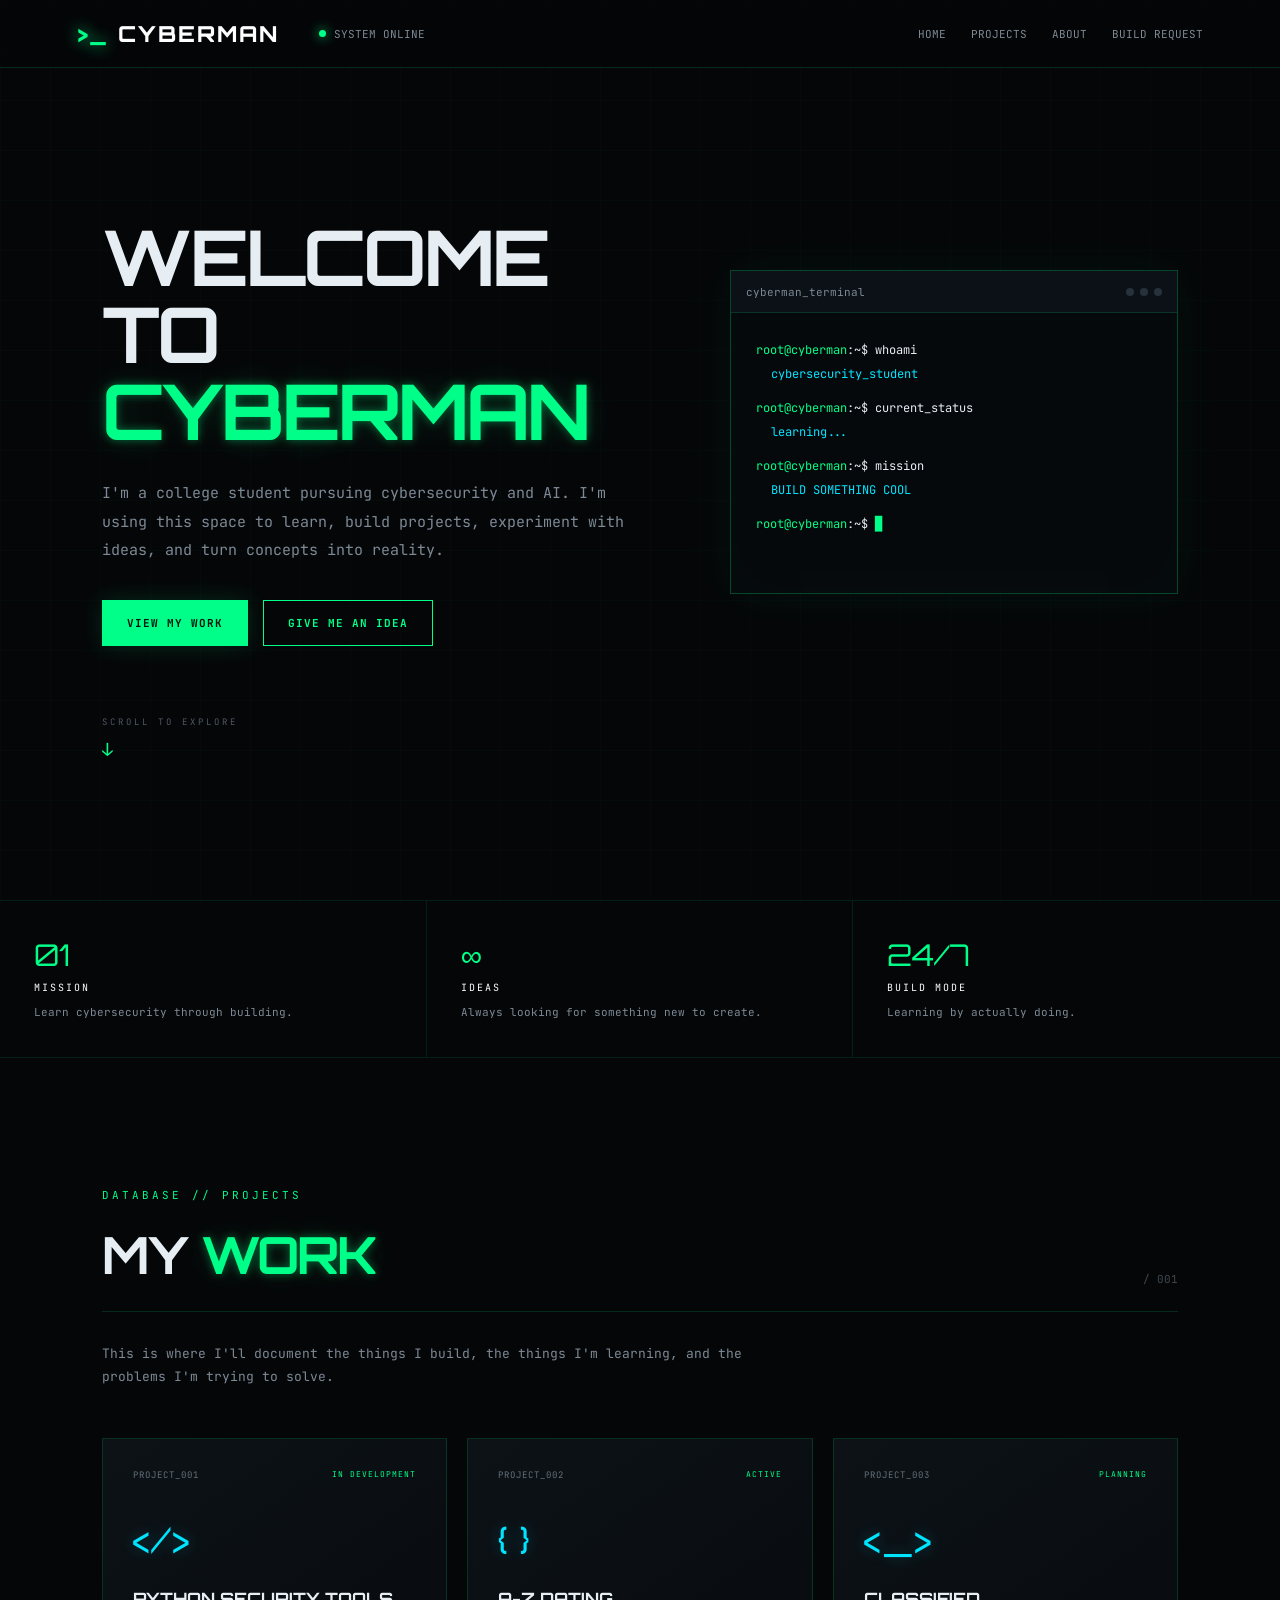
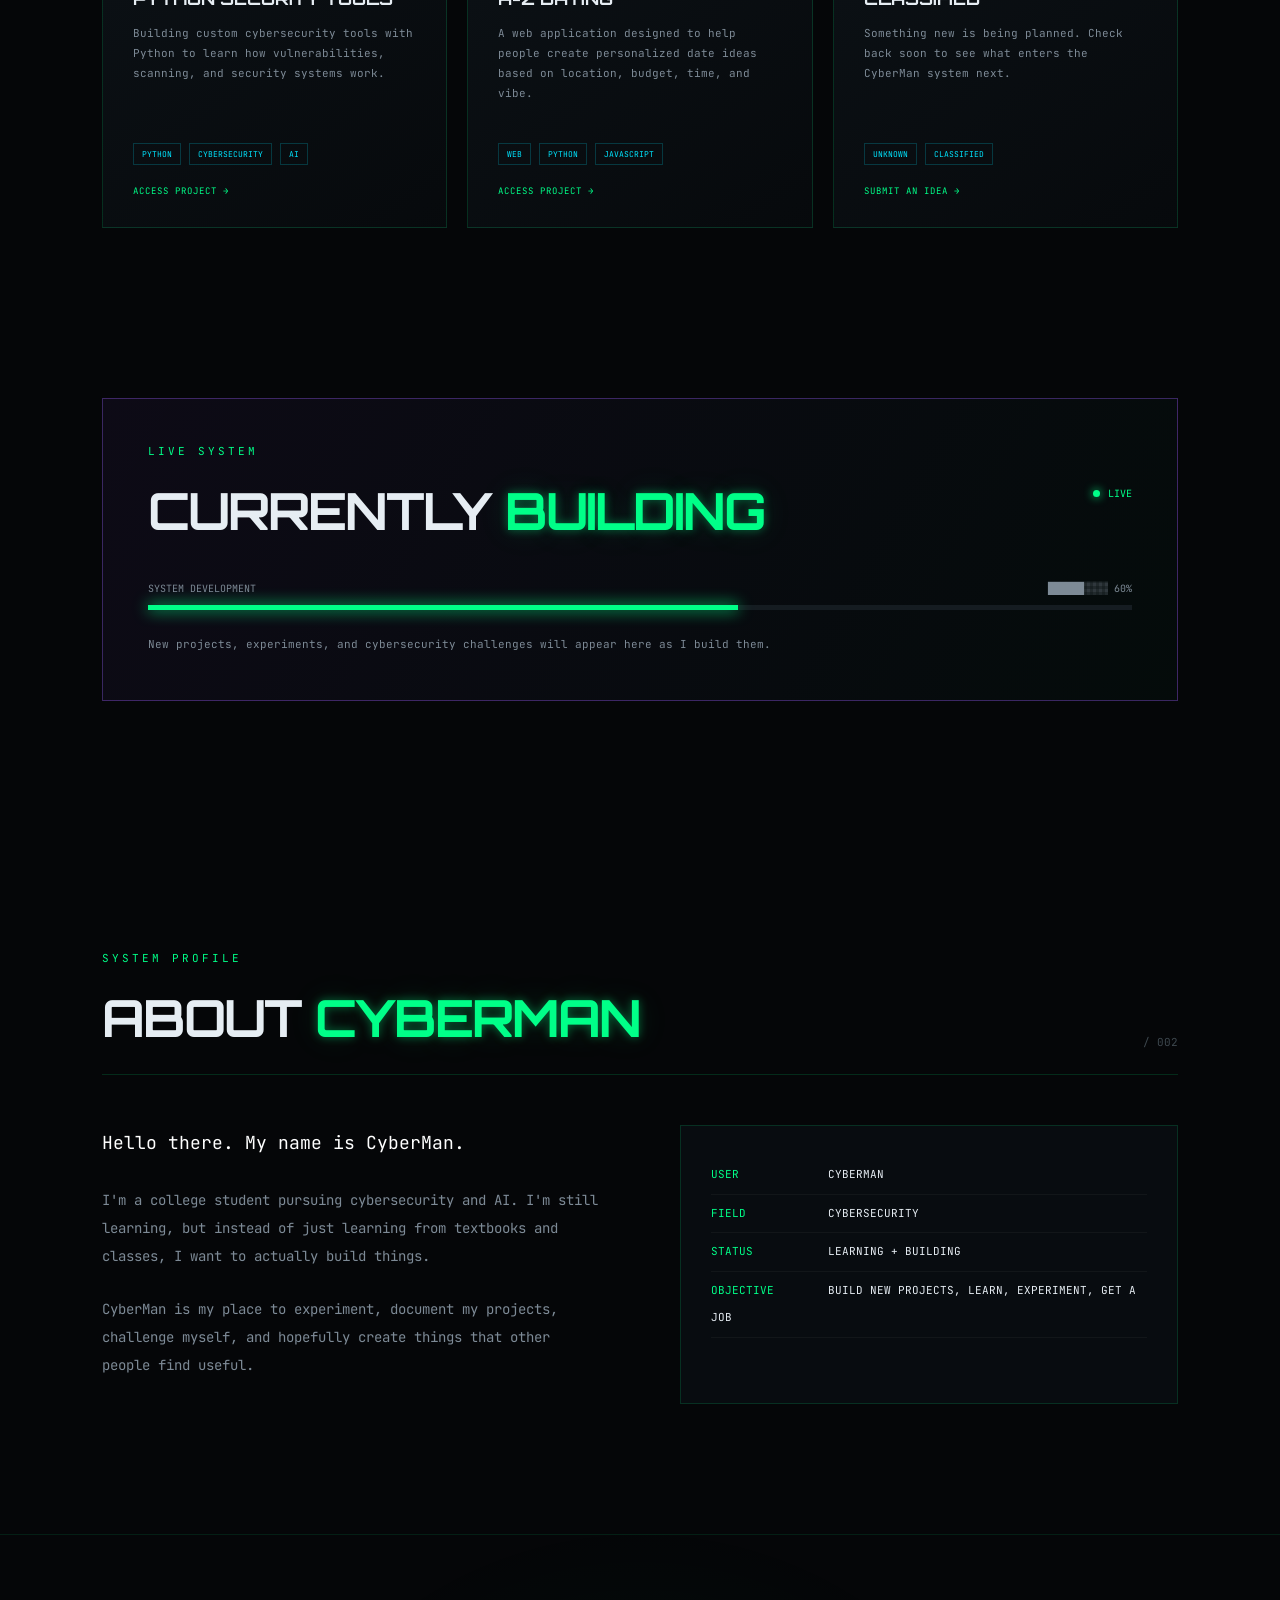
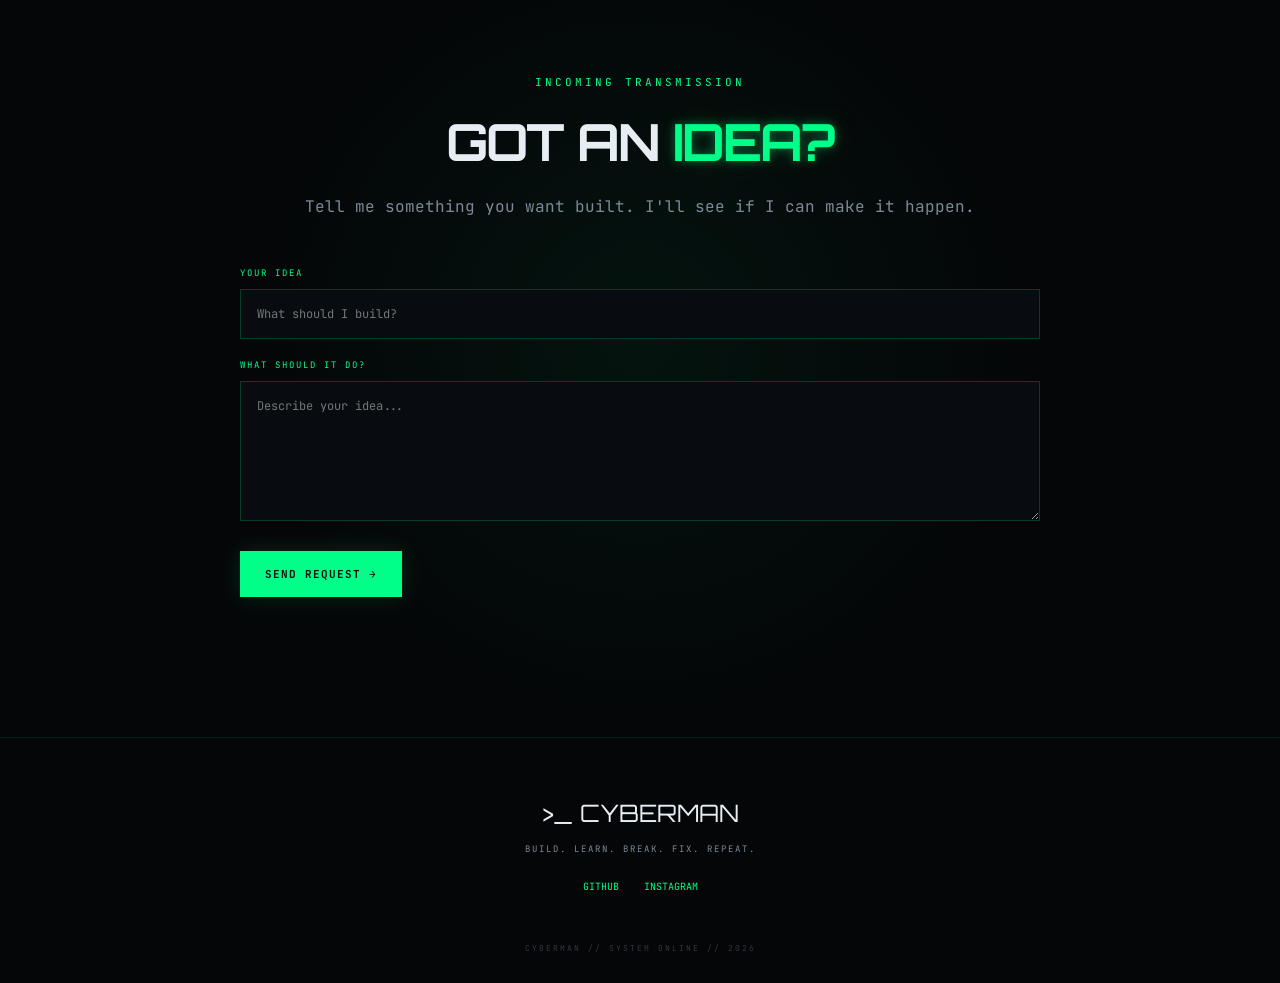
<file: index.html>
<!DOCTYPE html>
<html lang="en">
<head>
    <meta charset="UTF-8">
    <meta name="viewport" content="width=device-width, initial-scale=1.0">

    <title>CYBERMAN // Digital Operations</title>

    <link rel="stylesheet" href="static/style.css">
</head>

<body>

    <!-- Background effects -->
    <div class="grid"></div>
    <div class="scanlines"></div>

    <!-- Navigation -->
    <header>
        <div class="logo">
            <span>&gt;_</span> CYBERMAN
        </div>

        <div class="system-status">
            <span class="status-dot"></span>
            SYSTEM ONLINE
        </div>

        <nav>
            <a href="#home">HOME</a>
            <a href="#projects">PROJECTS</a>
            <a href="#about">ABOUT</a>
            <a href="#request">BUILD REQUEST</a>
        </nav>
    </header>


    <!-- Hero -->
    <main>

        <section id="home" class="hero">
            <div class="hero-content">

                <div class="hero-text">

                    <h1>
                        WELCOME TO
                        <span>CYBERMAN</span>
                    </h1>

                    <p class="hero-description">
                        I'm a college student pursuing cybersecurity and AI.
                        I'm using this space to learn, build projects,
                        experiment with ideas, and turn concepts into reality.
                    </p>

                    <div class="buttons">
                        <a href="#projects" class="button primary">
                            VIEW MY WORK
                        </a>

                        <a href="#request" class="button secondary">
                            GIVE ME AN IDEA
                        </a>
                    </div>

                </div>

                <!-- Fake terminal -->
                <div class="terminal">

                    <div class="terminal-header">
                        <span class="terminal-title">cyberman_terminal</span>

                        <div class="terminal-controls">
                            <span></span>
                            <span></span>
                            <span></span>
                        </div>
                    </div>

                    <div class="terminal-body">

                        <p>
                            <span class="green">root@cyberman</span>:~$
                            whoami
                        </p>

                        <p class="terminal-output">
                            cybersecurity_student
                        </p>

                        <p>
                            <span class="green">root@cyberman</span>:~$
                            current_status
                        </p>

                        <p class="terminal-output">
                            learning...
                        </p>

                        <p>
                            <span class="green">root@cyberman</span>:~$
                            mission
                        </p>

                        <p class="terminal-output">
                            BUILD SOMETHING COOL
                        </p>

                        <p>
                            <span class="green">root@cyberman</span>:~$
                            <span class="cursor">█</span>
                        </p>

                    </div>

                </div>

            </div>

            <div class="scroll-indicator">
                SCROLL TO EXPLORE
                <span>↓</span>
            </div>

        </section>


        <!-- Stats -->
        <section class="stats">

            <div class="stat">
                <span class="stat-number">01</span>
                <span class="stat-label">MISSION</span>
                <p>Learn cybersecurity through building.</p>
            </div>

            <div class="stat">
                <span class="stat-number">∞</span>
                <span class="stat-label">IDEAS</span>
                <p>Always looking for something new to create.</p>
            </div>

            <div class="stat">
                <span class="stat-number">24/7</span>
                <span class="stat-label">BUILD MODE</span>
                <p>Learning by actually doing.</p>
            </div>

        </section>


        <!-- Projects -->
        <section id="projects" class="section">

            <div class="section-heading">

                <div>
                    <p class="small-label">DATABASE // PROJECTS</p>

                    <h2>MY <span>WORK</span></h2>
                </div>

                <p class="section-number">/ 001</p>

            </div>

            <p class="section-intro">
                This is where I'll document the things I build,
                the things I'm learning, and the problems I'm trying to solve.
            </p>


            <div class="projects-grid">

                <!-- Project 1 -->
                <article class="project-card">

                    <div class="project-top">
                        <span class="project-id">PROJECT_001</span>
                        <span class="project-status">IN DEVELOPMENT</span>
                    </div>

                    <div class="project-icon">
                        &lt;/&gt;
                    </div>

                    <h3>PYTHON SECURITY TOOLS</h3>

                    <p>
                        Building custom cybersecurity tools with Python
                        to learn how vulnerabilities, scanning, and
                        security systems work.
                    </p>

                    <div class="tags">
                        <span>PYTHON</span>
                        <span>CYBERSECURITY</span>
                        <span>AI</span>
                    </div>

                    <a href="#" class="project-link">
                        ACCESS PROJECT →
                    </a>

                </article>


                <!-- Project 2 -->
                <article class="project-card">

                    <div class="project-top">
                        <span class="project-id">PROJECT_002</span>
                        <span class="project-status">ACTIVE</span>
                    </div>

                    <div class="project-icon">
                        { }
                    </div>

                    <h3>A-Z DATING</h3>

                    <p>
                        A web application designed to help people
                        create personalized date ideas based on
                        location, budget, time, and vibe.
                    </p>

                    <div class="tags">
                        <span>WEB</span>
                        <span>PYTHON</span>
                        <span>JAVASCRIPT</span>
                    </div>

                    <a href="#" class="project-link">
                        ACCESS PROJECT →
                    </a>

                </article>


                <!-- Project 3 -->
                <article class="project-card">

                    <div class="project-top">
                        <span class="project-id">PROJECT_003</span>
                        <span class="project-status">PLANNING</span>
                    </div>

                    <div class="project-icon">
                        &lt;_&gt;
                    </div>

                    <h3>CLASSIFIED</h3>

                    <p>
                        Something new is being planned.
                        Check back soon to see what enters
                        the CyberMan system next.
                    </p>

                    <div class="tags">
                        <span>UNKNOWN</span>
                        <span>CLASSIFIED</span>
                    </div>

                    <a href="#request" class="project-link">
                        SUBMIT AN IDEA →
                    </a>

                </article>

            </div>

        </section>


        <!-- Currently Building -->
        <section class="building">

            <div class="building-box">

                <div class="building-header">

                    <div>
                        <p class="small-label">LIVE SYSTEM</p>
                        <h2>CURRENTLY <span>BUILDING</span></h2>
                    </div>

                    <div class="live">
                        <span></span>
                        LIVE
                    </div>

                </div>

                <div class="progress-info">
                    <span>SYSTEM DEVELOPMENT</span>
                    <span>██████░░░░ 60%</span>
                </div>

                <div class="progress-bar">
                    <div></div>
                </div>

                <p>
                    New projects, experiments, and cybersecurity
                    challenges will appear here as I build them.
                </p>

            </div>

        </section>


        <!-- About -->
        <section id="about" class="section about">

            <div class="section-heading">

                <div>
                    <p class="small-label">SYSTEM PROFILE</p>
                    <h2>ABOUT <span>CYBERMAN</span></h2>
                </div>

                <p class="section-number">/ 002</p>

            </div>

            <div class="about-grid">

                <div class="about-text">

                    <p>
                        Hello there. My name is CyberMan.
                    </p>

                    <p>
                        I'm a college student pursuing cybersecurity
                        and AI. I'm still learning, but instead of
                        just learning from textbooks and classes,
                        I want to actually build things.
                    </p>

                    <p>
                        CyberMan is my place to experiment, document
                        my projects, challenge myself, and hopefully
                        create things that other people find useful.
                    </p>

                </div>

                <div class="profile-terminal">

                    <p>
                        <span class="green">USER</span>
                        CYBERMAN
                    </p>

                    <p>
                        <span class="green">FIELD</span>
                        CYBERSECURITY
                    </p>

                    <p>
                        <span class="green">STATUS</span>
                        LEARNING + BUILDING
                    </p>
                    <p>
                        <span class="green">OBJECTIVE</span>
                        BUILD NEW PROJECTS, LEARN, EXPERIMENT, GET A JOB
                    </p>

                </div>

            </div>

        </section>


        <!-- Build Request -->
        <section id="request" class="request-section">

            <div class="request-content">

                <p class="small-label">INCOMING TRANSMISSION</p>

                <h2>
                    GOT AN <span>IDEA?</span>
                </h2>

                <p>
                    Tell me something you want built.
                    I'll see if I can make it happen.
                </p>

                <form id="request-form" action="/submit-request" method="POST">

                    <label for="idea">YOUR IDEA</label>

                    <input
                        type="text"
                        id="idea"
                        name="idea"
                        placeholder="What should I build?"
                        required
                    >

                    <label for="description">WHAT SHOULD IT DO?</label>

                    <textarea
                        id="description"
                        name="description"
                        placeholder="Describe your idea..."
                    ></textarea>

                    <button type="submit" class="button primary">
                        SEND REQUEST →
                    </button>

                </form>

            </div>

        </section>

    </main>


    <!-- Footer -->
    <footer>

        <div class="footer-logo">
            &gt;_ CYBERMAN
        </div>

        <p>
            BUILD. LEARN. BREAK. FIX. REPEAT.
        </p>

        <div class="footer-links">
            <a href="https://github.com/CyberMan940" target="_blank" rel="noopener noreferrer">GITHUB</a>
            <a href="https://www.instagram.com/cyberman940" target="_blank" rel="noopener noreferrer">INSTAGRAM</a>
        </div>

        <div class="footer-bottom">
            CYBERMAN // SYSTEM ONLINE // 2026
        </div>

    </footer>

    <script src="static/site.js"></script>

</body>
</html>
</file>
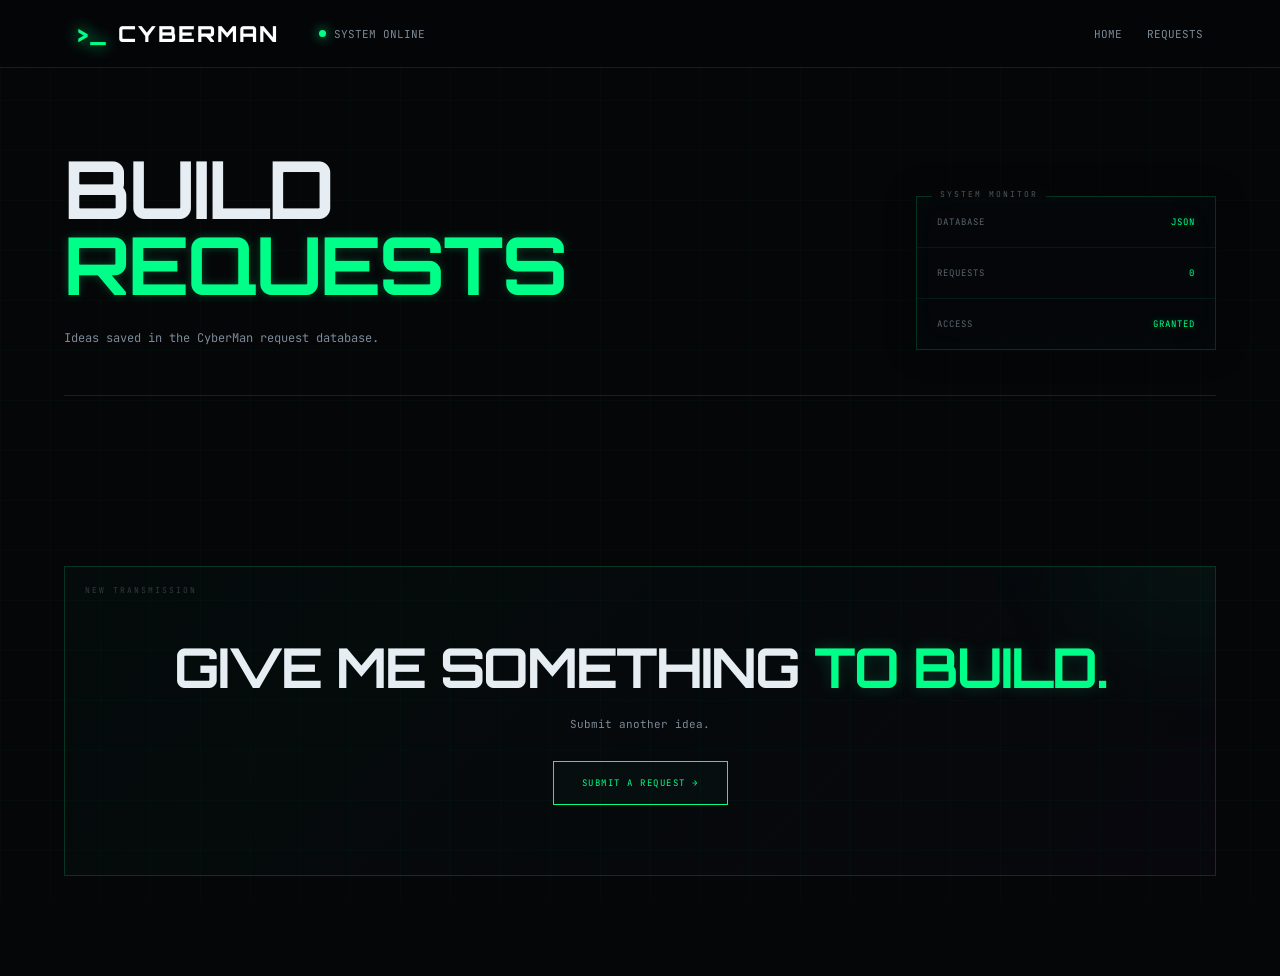
<file: requests.html>
<!DOCTYPE html>
<html lang="en">
<head>
    <meta charset="UTF-8">
    <meta name="viewport" content="width=device-width, initial-scale=1.0">
    <title>Build Requests // CYBERMAN</title>
    <link rel="stylesheet" href="static/style.css">
</head>
<body>
    <div class="grid"></div>
    <div class="scanlines"></div>

    <header>
        <div class="logo"><span>&gt;_</span> CYBERMAN</div>
        <div class="system-status"><span class="status-dot"></span>SYSTEM ONLINE</div>
        <nav>
            <a href="index.html">HOME</a>
            <a href="requests.html">REQUESTS</a>
        </nav>
    </header>

    <main class="requests-page">
        <section class="requests-header">
            <div>
                <h1>BUILD <span>REQUESTS</span></h1>
                <p class="intro">Ideas saved in the CyberMan request database.</p>
            </div>
            <div class="database-status">
                <div class="status-line"><span>DATABASE</span><strong>JSON</strong></div>
                <div class="status-line"><span>REQUESTS</span><strong id="github-request-count">0</strong></div>
                <div class="status-line"><span>ACCESS</span><strong>GRANTED</strong></div>
            </div>
        </section>

        <section id="github-request-list" class="request-list"></section>

        <section class="submit-section">
            <h2>GIVE ME SOMETHING <span>TO BUILD.</span></h2>
            <p>Submit another idea.</p>
            <a href="index.html#request" class="cyber-button">SUBMIT A REQUEST →</a>
        </section>
    </main>

    <script src="static/site.js"></script>
</body>
</html>
</file>
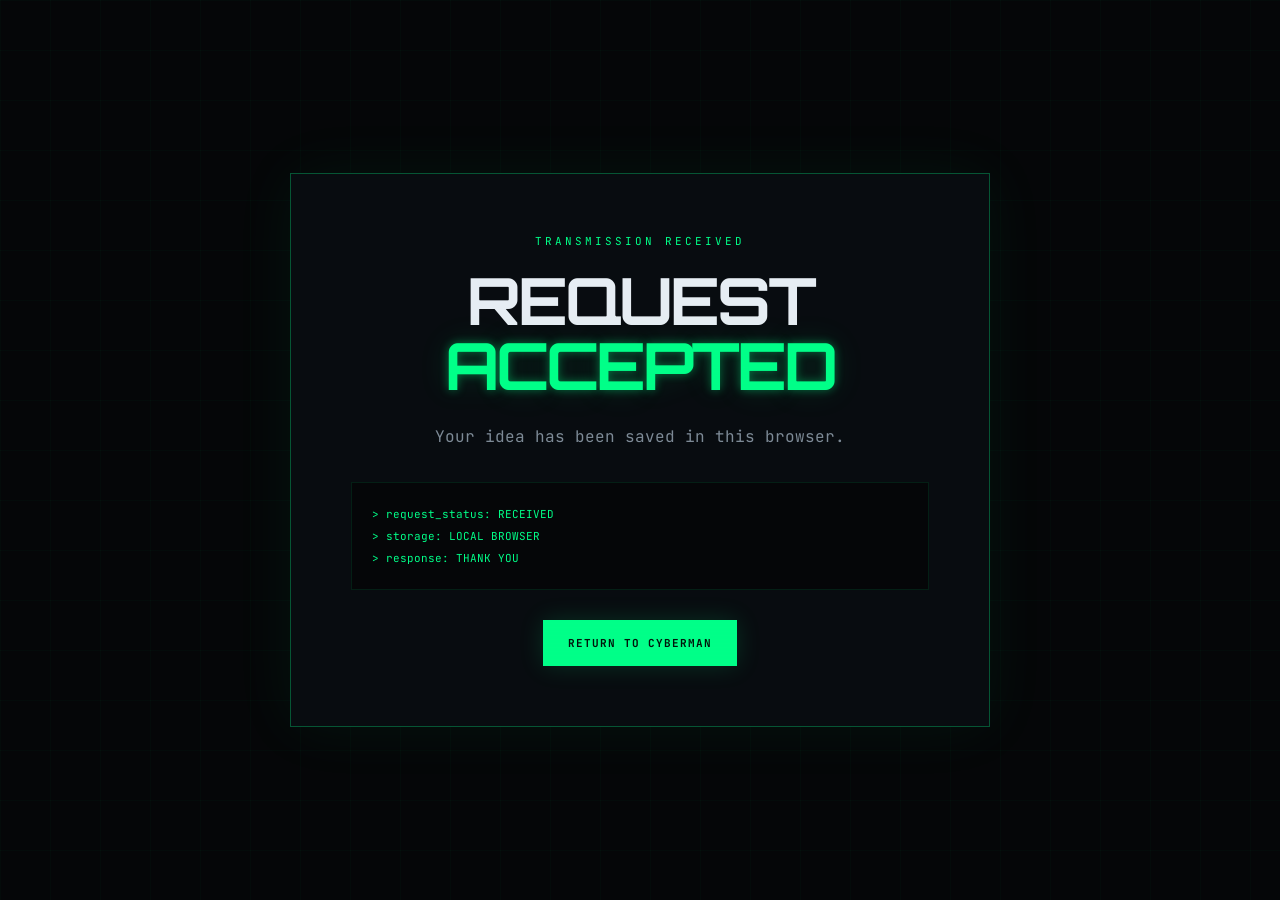
<file: success.html>
<!DOCTYPE html>
<html lang="en">
<head>
    <meta charset="UTF-8">
    <meta name="viewport" content="width=device-width, initial-scale=1.0">
    <title>Request Received // CYBERMAN</title>
    <link rel="stylesheet" href="static/style.css">
</head>
<body>
    <div class="grid"></div>
    <div class="scanlines"></div>
    <main class="success-page">
        <div class="success-box">
            <p class="small-label">TRANSMISSION RECEIVED</p>
            <h1>REQUEST <span>ACCEPTED</span></h1>
            <p>Your idea has been saved in this browser.</p>
            <p class="success-terminal">&gt; request_status: RECEIVED<br>&gt; storage: LOCAL BROWSER<br>&gt; response: THANK YOU</p>
            <a href="index.html" class="button primary">RETURN TO CYBERMAN</a>
        </div>
    </main>
</body>
</html>
</file>
<file: static/style.css>
@import url('https://fonts.googleapis.com/css2?family=JetBrains+Mono:wght@400;500;600;700&family=Orbitron:wght@500;600;700;800&display=swap');


:root {
    --background: #050608;
    --background-light: #0a0d11;
    --panel: #0b0f14;

    --green: #00ff88;
    --cyan: #00e5ff;
    --purple: #9b5cff;

    --text: #e6edf3;
    --muted: #7d8a96;

    --border: rgba(0, 255, 136, 0.25);
}


* {
    margin: 0;
    padding: 0;
    box-sizing: border-box;
}


html {
    scroll-behavior: smooth;
}


body {
    background: var(--background);
    color: var(--text);

    font-family: "JetBrains Mono", monospace;

    overflow-x: hidden;
}


/* =========================================
   BACKGROUND
   ========================================= */

.grid {
    position: fixed;

    inset: 0;

    background-image:
        linear-gradient(rgba(0, 255, 136, 0.025) 1px, transparent 1px),
        linear-gradient(90deg, rgba(0, 255, 136, 0.025) 1px, transparent 1px);

    background-size: 50px 50px;

    pointer-events: none;

    z-index: -3;
}


.scanlines {
    position: fixed;

    inset: 0;

    background: repeating-linear-gradient(
        to bottom,
        transparent 0px,
        transparent 3px,
        rgba(255, 255, 255, 0.012) 4px
    );

    pointer-events: none;

    z-index: 100;
}


/* =========================================
   HEADER
   ========================================= */

header {
    position: fixed;

    top: 0;
    left: 0;

    width: 100%;

    padding: 20px 6%;

    display: flex;

    align-items: center;

    gap: 40px;

    background: rgba(5, 6, 8, 0.85);

    border-bottom: 1px solid rgba(0, 255, 136, 0.15);

    backdrop-filter: blur(15px);

    z-index: 50;
}


.logo {
    font-family: "Orbitron", sans-serif;

    font-size: 22px;

    font-weight: 800;

    letter-spacing: 2px;

    color: white;
}


.logo span {
    color: var(--green);

    text-shadow: 0 0 15px var(--green);
}


.system-status {
    display: flex;

    align-items: center;

    gap: 8px;

    font-size: 11px;

    color: var(--muted);

    margin-right: auto;
}


.status-dot {
    width: 7px;
    height: 7px;

    border-radius: 50%;

    background: var(--green);

    box-shadow: 0 0 12px var(--green);
}


nav {
    display: flex;

    gap: 25px;
}


nav a {
    color: var(--muted);

    text-decoration: none;

    font-size: 11px;

    transition: 0.3s;
}


nav a:hover {
    color: var(--green);

    text-shadow: 0 0 10px var(--green);
}


/* =========================================
   HERO
   ========================================= */

.hero {
    min-height: 100vh;

    padding: 160px 8% 80px;

    display: flex;

    flex-direction: column;

    justify-content: center;
}


.green {
    color: var(--green);
}


.purple {
    color: var(--purple);
}


.hero-content {
    display: grid;

    grid-template-columns: 1.1fr 0.9fr;

    gap: 80px;

    align-items: center;
}


.small-label {
    color: var(--green);

    font-size: 11px;

    letter-spacing: 3px;

    margin-bottom: 20px;
}


h1 {
    font-family: "Orbitron", sans-serif;

    font-size: clamp(45px, 6vw, 85px);

    line-height: 1;

    margin-bottom: 30px;

    letter-spacing: -3px;
}


h1 span,
h2 span {
    color: var(--green);

    text-shadow:
        0 0 10px rgba(0, 255, 136, 0.4),
        0 0 30px rgba(0, 255, 136, 0.15);
}


.hero-description {
    max-width: 650px;

    color: var(--muted);

    line-height: 1.9;

    font-size: 15px;

    margin-bottom: 35px;
}


.buttons {
    display: flex;

    gap: 15px;

    flex-wrap: wrap;
}


.button {
    display: inline-block;

    padding: 15px 24px;

    border: 1px solid var(--green);

    text-decoration: none;

    font-family: inherit;

    font-size: 11px;

    font-weight: 700;

    letter-spacing: 1px;

    cursor: pointer;

    transition: 0.3s;
}


.primary {
    color: #00150b;

    background: var(--green);

    box-shadow: 0 0 25px rgba(0, 255, 136, 0.15);
}


.primary:hover {
    background: transparent;

    color: var(--green);

    box-shadow: 0 0 30px rgba(0, 255, 136, 0.3);
}


.secondary {
    color: var(--green);

    background: transparent;
}


.secondary:hover {
    background: rgba(0, 255, 136, 0.08);
}


/* =========================================
   TERMINAL
   ========================================= */

.terminal {
    border: 1px solid var(--border);

    background: rgba(7, 11, 14, 0.9);

    box-shadow:
        0 0 50px rgba(0, 255, 136, 0.05),
        inset 0 0 50px rgba(0, 255, 136, 0.02);
}


.terminal-header {
    height: 42px;

    padding: 0 15px;

    display: flex;

    align-items: center;

    justify-content: space-between;

    border-bottom: 1px solid rgba(0, 255, 136, 0.15);

    background: #0c1117;
}


.terminal-title {
    font-size: 11px;

    color: var(--muted);
}


.terminal-controls {
    display: flex;

    gap: 6px;
}


.terminal-controls span {
    width: 8px;
    height: 8px;

    border-radius: 50%;

    background: #27313a;
}


.terminal-body {
    padding: 25px;

    min-height: 280px;

    font-size: 12px;

    line-height: 2;
}


.terminal-output {
    color: var(--cyan);

    margin-bottom: 10px;

    padding-left: 15px;
}


.cursor {
    color: var(--green);

    animation: blink 1s infinite;
}


@keyframes blink {

    50% {
        opacity: 0;
    }

}


.scroll-indicator {
    margin-top: 70px;

    color: #4e5963;

    font-size: 9px;

    letter-spacing: 3px;
}


.scroll-indicator span {
    display: block;

    color: var(--green);

    font-size: 18px;

    margin-top: 10px;
}


/* =========================================
   STATS
   ========================================= */

.stats {
    border-top: 1px solid rgba(0, 255, 136, 0.1);

    border-bottom: 1px solid rgba(0, 255, 136, 0.1);

    display: grid;

    grid-template-columns: repeat(3, 1fr);
}


.stat {
    padding: 35px 8%;

    border-right: 1px solid rgba(0, 255, 136, 0.1);
}


.stat:last-child {
    border-right: none;
}


.stat-number {
    display: block;

    font-family: "Orbitron", sans-serif;

    font-size: 30px;

    color: var(--green);

    margin-bottom: 8px;
}


.stat-label {
    display: block;

    font-size: 10px;

    letter-spacing: 2px;

    color: white;

    margin-bottom: 10px;
}


.stat p {
    color: var(--muted);

    font-size: 11px;

    line-height: 1.6;
}


/* =========================================
   GENERAL SECTIONS
   ========================================= */

.section {
    padding: 130px 8%;
}


.section-heading {
    display: flex;

    align-items: flex-end;

    justify-content: space-between;

    border-bottom: 1px solid rgba(0, 255, 136, 0.15);

    padding-bottom: 25px;

    margin-bottom: 30px;
}


h2 {
    font-family: "Orbitron", sans-serif;

    font-size: clamp(32px, 4vw, 55px);

    letter-spacing: -2px;
}


.section-number {
    color: #3e484f;

    font-size: 11px;
}


.section-intro {
    max-width: 700px;

    color: var(--muted);

    line-height: 1.8;

    font-size: 13px;

    margin-bottom: 50px;
}


/* =========================================
   PROJECTS
   ========================================= */

.projects-grid {
    display: grid;

    grid-template-columns: repeat(3, 1fr);

    gap: 20px;
}


.project-card {
    position: relative;

    padding: 30px;

    min-height: 390px;

    display: flex;

    flex-direction: column;

    background: linear-gradient(
        145deg,
        rgba(13, 19, 24, 0.95),
        rgba(7, 10, 13, 0.95)
    );

    border: 1px solid rgba(0, 255, 136, 0.15);

    transition: 0.35s;
}


.project-card:hover {
    transform: translateY(-7px);

    border-color: var(--green);

    box-shadow:
        0 0 35px rgba(0, 255, 136, 0.08),
        inset 0 0 30px rgba(0, 255, 136, 0.025);
}


.project-top {
    display: flex;

    justify-content: space-between;

    gap: 10px;

    margin-bottom: 35px;
}


.project-id {
    font-size: 9px;

    color: #65717a;

    letter-spacing: 1px;
}


.project-status {
    font-size: 8px;

    color: var(--green);

    letter-spacing: 1px;
}


.project-icon {
    font-family: "Orbitron", sans-serif;

    color: var(--cyan);

    font-size: 38px;

    margin-bottom: 25px;

    text-shadow: 0 0 15px rgba(0, 229, 255, 0.3);
}


.project-card h3 {
    font-family: "Orbitron", sans-serif;

    font-size: 17px;

    margin-bottom: 15px;
}


.project-card p {
    color: var(--muted);

    font-size: 11px;

    line-height: 1.8;

    margin-bottom: 20px;
}


.tags {
    display: flex;

    gap: 8px;

    flex-wrap: wrap;

    margin-top: auto;

    margin-bottom: 20px;
}


.tags span {
    padding: 5px 8px;

    font-size: 8px;

    border: 1px solid rgba(0, 229, 255, 0.2);

    color: var(--cyan);
}


.project-link {
    color: var(--green);

    text-decoration: none;

    font-size: 9px;

    letter-spacing: 1px;
}


/* =========================================
   CURRENTLY BUILDING
   ========================================= */

.building {
    padding: 40px 8% 120px;
}


.building-box {
    border: 1px solid rgba(155, 92, 255, 0.35);

    background:
        linear-gradient(
            120deg,
            rgba(155, 92, 255, 0.06),
            rgba(0, 255, 136, 0.025)
        );

    padding: 45px;
}


.building-header {
    display: flex;

    align-items: center;

    justify-content: space-between;

    margin-bottom: 40px;
}


.live {
    color: var(--green);

    font-size: 10px;

    display: flex;

    align-items: center;

    gap: 8px;
}


.live span {
    width: 7px;
    height: 7px;

    border-radius: 50%;

    background: var(--green);

    box-shadow: 0 0 10px var(--green);
}


.progress-info {
    display: flex;

    justify-content: space-between;

    color: var(--muted);

    font-size: 10px;

    margin-bottom: 10px;
}


.progress-bar {
    height: 5px;

    background: #151c21;

    margin-bottom: 25px;
}


.progress-bar div {
    width: 60%;

    height: 100%;

    background: var(--green);

    box-shadow: 0 0 15px var(--green);
}


.building-box > p {
    color: var(--muted);

    font-size: 11px;

    line-height: 1.8;
}


/* =========================================
   ABOUT
   ========================================= */

.about-grid {
    display: grid;

    grid-template-columns: 1fr 1fr;

    gap: 80px;

    margin-top: 50px;
}


.about-text p {
    color: var(--muted);

    font-size: 14px;

    line-height: 2;

    margin-bottom: 25px;
}


.about-text p:first-child {
    color: white;

    font-size: 18px;
}


.profile-terminal {
    padding: 30px;

    background: #080c10;

    border: 1px solid rgba(0, 255, 136, 0.15);

    font-size: 11px;

    line-height: 2.5;
}


.profile-terminal p {
    border-bottom: 1px solid rgba(255, 255, 255, 0.04);

    padding: 5px 0;
}


.profile-terminal .green {
    display: inline-block;

    width: 110px;
}


/* =========================================
   REQUEST FORM
   ========================================= */

.request-section {
    padding: 140px 8%;

    border-top: 1px solid rgba(0, 255, 136, 0.1);

    background:
        radial-gradient(
            circle at center,
            rgba(0, 255, 136, 0.06),
            transparent 55%
        );
}


.request-content {
    max-width: 800px;

    margin: auto;

    text-align: center;
}


.request-content h2 {
    margin-bottom: 20px;
}


.request-content > p:not(.small-label) {
    color: var(--muted);

    line-height: 1.8;

    margin-bottom: 45px;
}


form {
    text-align: left;
}


label {
    display: block;

    color: var(--green);

    font-size: 9px;

    letter-spacing: 2px;

    margin-bottom: 10px;

    margin-top: 20px;
}


input,
textarea {
    width: 100%;

    background: #080c10;

    border: 1px solid rgba(0, 255, 136, 0.2);

    padding: 16px;

    color: white;

    font-family: inherit;

    font-size: 12px;

    outline: none;

    transition: 0.3s;
}


input:focus,
textarea:focus {
    border-color: var(--green);

    box-shadow: 0 0 20px rgba(0, 255, 136, 0.06);
}


textarea {
    height: 140px;

    resize: vertical;
}


form button {
    margin-top: 25px;
}


/* =========================================
   FOOTER
   ========================================= */

footer {
    padding: 60px 8% 30px;

    border-top: 1px solid rgba(0, 255, 136, 0.1);

    text-align: center;
}


.footer-logo {
    font-family: "Orbitron", sans-serif;

    font-size: 24px;

    margin-bottom: 15px;
}


footer > p {
    color: var(--muted);

    font-size: 9px;

    letter-spacing: 2px;

    margin-bottom: 25px;
}


.footer-links {
    display: flex;

    justify-content: center;

    gap: 25px;

    margin-bottom: 50px;
}


.footer-links a {
    color: var(--green);

    font-size: 10px;

    text-decoration: none;
}


.footer-bottom {
    color: #30383e;

    font-size: 8px;

    letter-spacing: 2px;
}


/* =========================================
   REQUESTS PAGE
   ========================================= */

.requests-page {
    position: relative;

    z-index: 2;

    width: min(1200px, 90%);

    margin: auto;

    padding: 150px 0 100px;
}


.requests-header {
    display: grid;

    grid-template-columns: 1fr 300px;

    gap: 70px;

    align-items: end;

    margin-bottom: 70px;

    padding-bottom: 45px;

    border-bottom: 1px solid rgba(0, 255, 136, 0.15);
}


.requests-header .terminal-label {
    color: var(--green);

    font-family: "JetBrains Mono", monospace;

    font-size: 10px;

    letter-spacing: 2px;

    margin-bottom: 18px;
}


.requests-header h1 {
    font-family: "Orbitron", sans-serif;

    font-size: clamp(45px, 7vw, 80px);

    line-height: 0.95;

    letter-spacing: -2px;

    margin: 0 0 25px;
}


.requests-header h1 span {
    display: block;

    color: var(--green);

    text-shadow:
        0 0 10px rgba(0, 255, 136, 0.25);
}


.requests-header .intro {
    max-width: 560px;

    color: var(--muted);

    font-size: 12px;

    line-height: 1.9;
}


/* Database */

.database-status {
    position: relative;

    background: rgba(5, 8, 11, 0.85);

    border: 1px solid rgba(0, 255, 136, 0.18);

    box-shadow:
        inset 0 0 30px rgba(0, 255, 136, 0.02),
        0 0 30px rgba(0, 0, 0, 0.3);
}


.database-status::before {
    content: "SYSTEM MONITOR";

    position: absolute;

    top: -8px;
    left: 15px;

    padding: 0 8px;

    background: var(--background);

    color: #4c585f;

    font-family: "JetBrains Mono", monospace;

    font-size: 8px;

    letter-spacing: 2px;
}


.status-line {
    display: flex;

    justify-content: space-between;

    align-items: center;

    padding: 19px 20px;

    border-bottom: 1px solid rgba(0, 255, 136, 0.08);

    font-family: "JetBrains Mono", monospace;

    font-size: 9px;

    letter-spacing: 1px;
}


.status-line:last-child {
    border-bottom: none;
}


.status-line span {
    color: #59656d;
}


.status-line strong {
    color: var(--green);

    font-weight: normal;

    text-shadow:
        0 0 8px rgba(0, 255, 136, 0.4);
}


/* Request grid */

.request-list {
    display: grid;

    grid-template-columns: repeat(2, 1fr);

    gap: 22px;
}


/* Request card */

.request-card {
    position: relative;

    min-height: 300px;

    padding: 30px;

    overflow: hidden;

    background:
        linear-gradient(
            135deg,
            rgba(12, 18, 22, 0.96),
            rgba(5, 8, 11, 0.96)
        );

    border: 1px solid rgba(0, 255, 136, 0.12);

    transition:
        transform 0.25s ease,
        border-color 0.25s ease,
        box-shadow 0.25s ease;
}


.request-card::after {
    content: "";

    position: absolute;

    inset: 0;

    pointer-events: none;

    opacity: 0.25;

    background-image:
        linear-gradient(
            rgba(0, 255, 136, 0.025) 1px,
            transparent 1px
        ),
        linear-gradient(
            90deg,
            rgba(0, 255, 136, 0.025) 1px,
            transparent 1px
        );

    background-size: 25px 25px;
}


.request-card::before {
    content: "";

    position: absolute;

    left: 0;
    top: 0;

    width: 3px;
    height: 100%;

    background: var(--green);

    opacity: 0.35;

    transition: 0.25s ease;
}


.request-card:hover {
    transform: translateY(-6px);

    border-color: rgba(0, 255, 136, 0.45);

    box-shadow:
        0 15px 45px rgba(0, 0, 0, 0.35),
        0 0 25px rgba(0, 255, 136, 0.06);
}


.request-card:hover::before {
    opacity: 1;

    box-shadow:
        0 0 15px rgba(0, 255, 136, 0.6);
}


/* Request top */

.request-top {
    position: relative;

    z-index: 2;

    display: flex;

    justify-content: space-between;

    align-items: center;

    margin-bottom: 55px;

    font-family: "JetBrains Mono", monospace;

    font-size: 9px;

    letter-spacing: 1.5px;
}


.request-number {
    color: #56616a;
}


.request-status {
    display: flex;

    align-items: center;

    gap: 7px;

    color: var(--green);
}


.request-status::before {
    content: "";

    width: 6px;
    height: 6px;

    flex-shrink: 0;

    border-radius: 50%;

    background: var(--green);

    box-shadow:
        0 0 8px rgba(0, 255, 136, 0.8);
}


.request-status.building {
    color: var(--cyan);
}


.request-status.building::before {
    background: var(--cyan);

    box-shadow:
        0 0 8px rgba(0, 229, 255, 0.8);
}


/* Request content */

.request-card .request-content {
    position: relative;

    z-index: 2;

    max-width: none;

    margin: 0;

    text-align: left;
}


.request-label {
    color: #465159;

    font-family: "JetBrains Mono", monospace;

    font-size: 8px;

    letter-spacing: 2px;

    margin-bottom: 12px;
}


.request-card .request-content h2 {
    font-family: "Orbitron", sans-serif;

    font-size: 22px;

    line-height: 1.3;

    margin-bottom: 18px;

    color: #f1f5f7;
}


.request-card .description {
    max-width: 500px;

    color: var(--muted);

    font-family: "JetBrains Mono", monospace;

    font-size: 11px;

    line-height: 1.8;
}


/* Request footer */

.request-footer {
    position: absolute;

    bottom: 22px;

    left: 30px;
    right: 30px;

    z-index: 2;

    display: flex;

    justify-content: space-between;

    color: #303940;

    font-family: "JetBrains Mono", monospace;

    font-size: 8px;

    letter-spacing: 1px;
}


.request-footer span:last-child {
    color: #414b52;
}


.empty-requests {
    grid-column: 1 / -1;

    padding: 50px 30px;

    color: var(--muted);

    border: 1px dashed rgba(0, 255, 136, 0.2);

    font-size: 11px;

    letter-spacing: 1.5px;

    text-align: center;
}


/* Submit section */

.submit-section {
    position: relative;

    margin-top: 100px;

    padding: 70px 30px;

    text-align: center;

    overflow: hidden;

    background:
        linear-gradient(
            135deg,
            rgba(0, 255, 136, 0.025),
            rgba(155, 92, 255, 0.025)
        );

    border: 1px solid rgba(0, 255, 136, 0.18);
}


.submit-section::before {
    content: "NEW TRANSMISSION";

    position: absolute;

    top: 18px;
    left: 20px;

    color: #303b42;

    font-family: "JetBrains Mono", monospace;

    font-size: 8px;

    letter-spacing: 2px;
}


.submit-section::after {
    content: "";

    position: absolute;

    width: 250px;
    height: 250px;

    top: -150px;
    right: -100px;

    border-radius: 50%;

    background: rgba(0, 255, 136, 0.04);

    filter: blur(50px);

    pointer-events: none;
}


.submit-section h2 {
    position: relative;

    z-index: 2;

    font-family: "Orbitron", sans-serif;

    font-size: clamp(30px, 5vw, 55px);

    line-height: 1.1;

    margin-bottom: 20px;
}


.submit-section h2 span {
    color: var(--green);

    text-shadow:
        0 0 15px rgba(0, 255, 136, 0.2);
}


.submit-section p:not(.terminal-label) {
    position: relative;

    z-index: 2;

    color: var(--muted);

    font-family: "JetBrains Mono", monospace;

    font-size: 11px;

    margin-bottom: 30px;
}


.cyber-button {
    position: relative;

    z-index: 2;

    display: inline-block;

    padding: 15px 28px;

    color: var(--green);

    background: rgba(0, 255, 136, 0.02);

    border: 1px solid var(--green);

    font-family: "JetBrains Mono", monospace;

    font-size: 9px;

    letter-spacing: 1.5px;

    text-decoration: none;

    transition: 0.25s ease;
}


.cyber-button:hover {
    color: #050608;

    background: var(--green);

    box-shadow:
        0 0 15px rgba(0, 255, 136, 0.3),
        0 0 40px rgba(0, 255, 136, 0.08);
}


/* =========================================
   EMPTY REQUESTS
   ========================================= */

.empty-requests {
    text-align: center;

    padding: 100px 20px;

    border: 1px dashed rgba(0, 255, 136, 0.15);
}


.empty-requests h3 {
    font-family: "Orbitron", sans-serif;

    font-size: 25px;

    margin-bottom: 15px;
}


.empty-requests p:last-child {
    color: var(--muted);

    font-size: 11px;
}


/* =========================================
   SUCCESS PAGE
   ========================================= */

.success-page {
    min-height: 100vh;

    display: flex;

    align-items: center;

    justify-content: center;

    padding: 30px;
}


.success-box {
    width: 100%;

    max-width: 700px;

    padding: 60px;

    text-align: center;

    background: #080c10;

    border: 1px solid rgba(0, 255, 136, 0.3);

    box-shadow:
        0 0 60px rgba(0, 255, 136, 0.06);
}


.success-box h1 {
    font-size: clamp(35px, 6vw, 65px);

    margin-bottom: 25px;
}


.success-box > p:not(.small-label):not(.success-terminal) {
    color: var(--muted);

    line-height: 1.8;

    margin-bottom: 30px;
}


.success-terminal {
    text-align: left;

    padding: 20px;

    margin-bottom: 30px;

    background: #050608;

    border: 1px solid rgba(0, 255, 136, 0.1);

    color: var(--green);

    font-size: 11px;

    line-height: 2;
}


/* =========================================
   RESPONSIVE
   ========================================= */

@media (max-width: 900px) {

    header {
        padding: 18px 5%;

        gap: 15px;
    }


    .system-status {
        display: none;
    }


    nav {
        gap: 12px;
    }


    nav a {
        font-size: 9px;
    }


    .hero {
        padding-left: 6%;

        padding-right: 6%;
    }


    .hero-content {
        grid-template-columns: 1fr;

        gap: 50px;
    }


    .projects-grid {
        grid-template-columns: 1fr;
    }


    .stats {
        grid-template-columns: 1fr;
    }


    .stat {
        border-right: none;

        border-bottom: 1px solid rgba(0, 255, 136, 0.1);
    }


    .about-grid {
        grid-template-columns: 1fr;

        gap: 40px;
    }


    /* Requests page */

    .requests-header {
        grid-template-columns: 1fr;

        gap: 40px;
    }


    .database-status {
        width: 100%;
    }


    .request-list {
        grid-template-columns: 1fr;
    }

}


@media (max-width: 600px) {

    header {
        position: absolute;

        flex-wrap: wrap;
    }


    nav {
        width: 100%;

        justify-content: space-between;
    }


    .hero {
        padding-top: 180px;
    }


    h1 {
        font-size: 43px;

        letter-spacing: -2px;
    }


    .section {
        padding-left: 6%;

        padding-right: 6%;
    }


    .section-heading {
        align-items: flex-start;

        flex-direction: column;

        gap: 10px;
    }


    .building {
        padding-left: 6%;

        padding-right: 6%;
    }


    .building-box {
        padding: 25px;
    }


    .building-header {
        align-items: flex-start;

        flex-direction: column;

        gap: 20px;
    }


    .request-section {
        padding-left: 6%;

        padding-right: 6%;
    }


    /* Requests page mobile */

    .requests-page {
        width: 92%;

        padding-top: 120px;
    }


    .requests-header {
        margin-bottom: 50px;
    }


    .requests-header h1 {
        font-size: 42px;
    }


    .request-card {
        min-height: 310px;

        padding: 25px;
    }


    .request-top {
        margin-bottom: 45px;
    }


    .request-footer {
        left: 25px;

        right: 25px;
    }


    .submit-section {
        padding: 60px 20px;
    }


    .success-box {
        padding: 35px 20px;
    }

}
</file>
